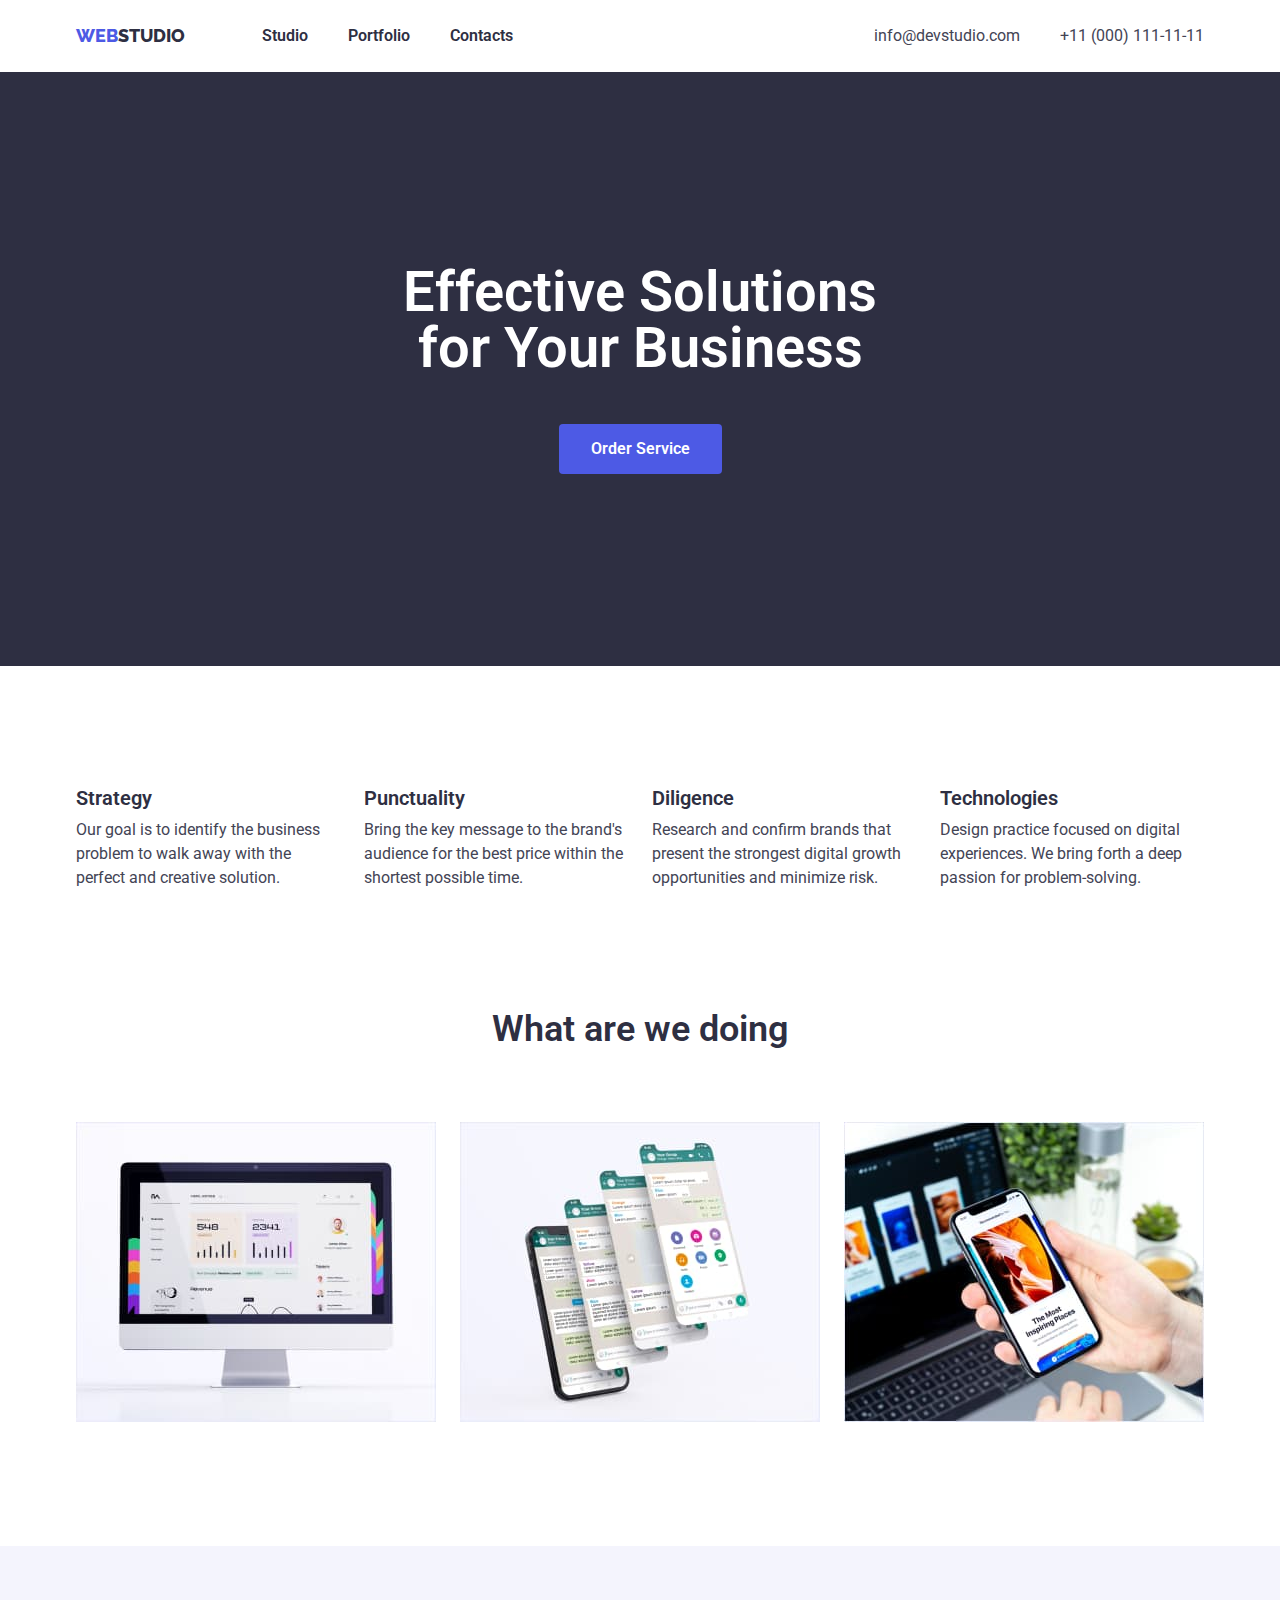
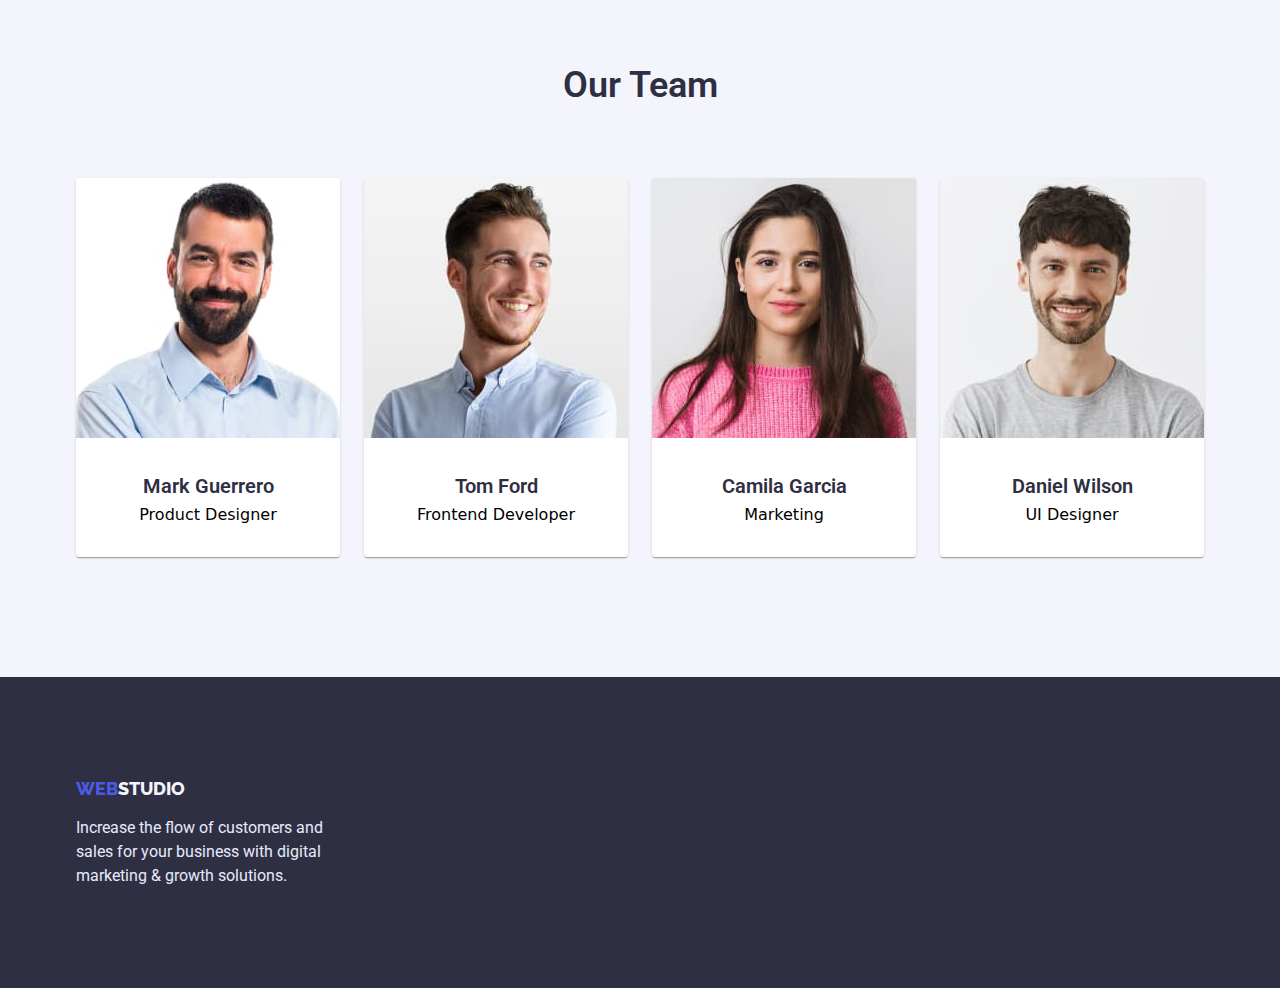
<file: index.html>
<!DOCTYPE html>
<html lang="en">
  <head>
    <meta charset="UTF-8" />
    <meta http-equiv="X-UA-Compatible" content="IE=edge" />
    <meta name="viewport" content="width=device-width, initial-scale=1.0" />
    <link rel="stylesheet" href="css/styles.css" />
    <link
      rel="stylesheet"
      href="https://cdn.jsdelivr.net/npm/modern-normalize@1.1.0/modern-normalize.min.css"
    />
    <link rel="preconnect" href="https://fonts.googleapis.com" />
    <link rel="preconnect" href="https://fonts.gstatic.com" crossorigin />
    <link
      href="https://fonts.googleapis.com/css2?family=Raleway:wght@800&family=Roboto:wght@400;700&display=swap"
      rel="stylesheet"
    />
    <title>Home work #2</title>
  </head>

  <body>
    <!-- ==================HEADER=================== -->

    <header class="top-header">
      <div class="container top-header-container">
        <p class="logo"><span class="span-logo">WEB</span>STUDIO</p>

        <nav class="navigation">
          <ul class="menu-list list">
            <li class="menu-item">
              <a href="#" class="menu-link link">Studio</a>
            </li>
            <li class="menu-item">
              <a href="portfolio.html" class="menu-link link">Portfolio</a>
            </li>
            <li class="menu-item">
              <a href="#" class="menu-link link">Contacts</a>
            </li>
          </ul>
        </nav>

        <div>
          <ul class="menu-nav list">
            <li class="list-item">
              <a href="mailto:info@devstudio.com" class="mail-link link">info@devstudio.com</a>
            </li>
            <li class="list-item">
              <a href="tel:+11(000)111-11-11" class="phone-link link">+11 (000) 111-11-11</a>
            </li>
          </ul>
        </div>
      </div>
    </header>

    <main>
      <!-- ==================HERO=================== -->

      <section class="hero">
        <div class="container hero-container">
          <h1 class="title">Effective Solutions for Your Business</h1>
          <button type="button" class="modal-btn">Order Service</button>
        </div>
      </section>

      <!-- ==================ABOUT=================== -->

      <section class="about-main">
        <div class="container">
          <h2 class="hidden-title">Title</h2>

          <ul class="about-list list">
            <li class="about-item">
              <h3 class="about-title">Strategy</h3>
              <p class="about-content">
                Our goal is to identify the business problem to walk away with the perfect and
                creative solution.
              </p>
            </li>
            <li class="about-item">
              <h3 class="about-title">Punctuality</h3>
              <p class="about-content">
                Bring the key message to the brand's audience for the best price within the shortest
                possible time.
              </p>
            </li>
            <li class="about-item">
              <h3 class="about-title">Diligence</h3>
              <p class="about-content">
                Research and confirm brands that present the strongest digital growth opportunities
                and minimize risk.
              </p>
            </li>
            <li class="about-item">
              <h3 class="about-title">Technologies</h3>
              <p class="about-content">
                Design practice focused on digital experiences. We bring forth a deep passion for
                problem-solving.
              </p>
            </li>
          </ul>
        </div>
      </section>

      <!-- ==================GALLERY-MAIN=================== -->

      <section class="gallery-main">
        <div class="container container-gallery">
          <h2 class="gallery-title">What are we doing</h2>

          <ul class="gallery-list list">
            <li class="gallery-item">
              <img
                class="gallery-img"
                src="./images/main-page-photo/computer.jpg"
                alt="computer"
                width="360"
                height="300"
              />
            </li>
            <li class="gallery-item">
              <img
                class="gallery-img"
                src="./images/main-page-photo/mobile.jpg"
                alt="mobile"
                width="360"
                height="300"
              />
            </li>
            <li class="gallery-item">
              <img
                class="gallery-img"
                src="./images/main-page-photo/computer-mobile.jpg"
                alt="computer-mobile"
                width="360"
                height="300"
              />
            </li>
          </ul>
        </div>
      </section>

      <!-- ==================GALLERY-PERSON-MAIN=================== -->

      <section class="gallery-person-main">
        <div class="container">
          <h2 class="gallery-person-title">Our Team</h2>

          <ul class="gallery-person-list list">
            <li class="gallery-person-item">
              <article class="card">
                <div class="card-img">
                  <img
                    class="gallery-person-img"
                    src="./images/main-page-photo/product-designer.jpg"
                    alt="product-designer"
                    width="272"
                    height="260"
                  />
                </div>

                <div class="card-content">
                  <h3 class="gallery-person-name">Mark Guerrero</h3>
                  <p class="about-content-text">Product Designer</p>
                </div>
              </article>
            </li>

            <li class="gallery-person-item">
              <article class="card">
                <div class="card-img">
                  <img
                    class="gallery-person-img"
                    src="./images/main-page-photo/developer.jpg"
                    alt="developer"
                    width="272"
                    height="260"
                  />
                </div>

                <div class="card-content">
                  <h3 class="gallery-person-name">Tom Ford</h3>
                  <p class="about-content-text">Frontend Developer</p>
                </div>
              </article>
            </li>

            <li class="gallery-person-item">
              <article class="card">
                <div class="card-img">
                  <img
                    class="gallery-person-img"
                    src="./images/main-page-photo/marketing.jpg"
                    alt="marketing"
                    width="272"
                    height="260"
                  />
                </div>

                <div class="card-content">
                  <h3 class="gallery-person-name">Camila Garcia</h3>
                  <p class="about-content-text">Marketing</p>
                </div>
              </article>
            </li>

            <li class="gallery-person-item">
              <article class="card">
                <div class="card-img">
                  <img
                    class="gallery-person-img"
                    src="./images/main-page-photo/designer.jpg"
                    alt="designer"
                    width="272"
                    height="260"
                  />
                </div>

                <div class="card-content">
                  <h3 class="gallery-person-name">Daniel Wilson</h3>
                  <p class="about-content-text">UI Designer</p>
                </div>
              </article>
            </li>
          </ul>
        </div>
      </section>
    </main>

    <!-- ==================FOOTER=================== -->

    <footer class="bottom-footer">
      <div class="container">
        <p class="logo-footer"><span class="span-logo">WEB</span>STUDIO</p>

        <p class="about-footer-content">
          Increase the flow of customers and sales for your business with digital marketing & growth
          solutions.
        </p>
      </div>
    </footer>
  </body>
</html>
</file>
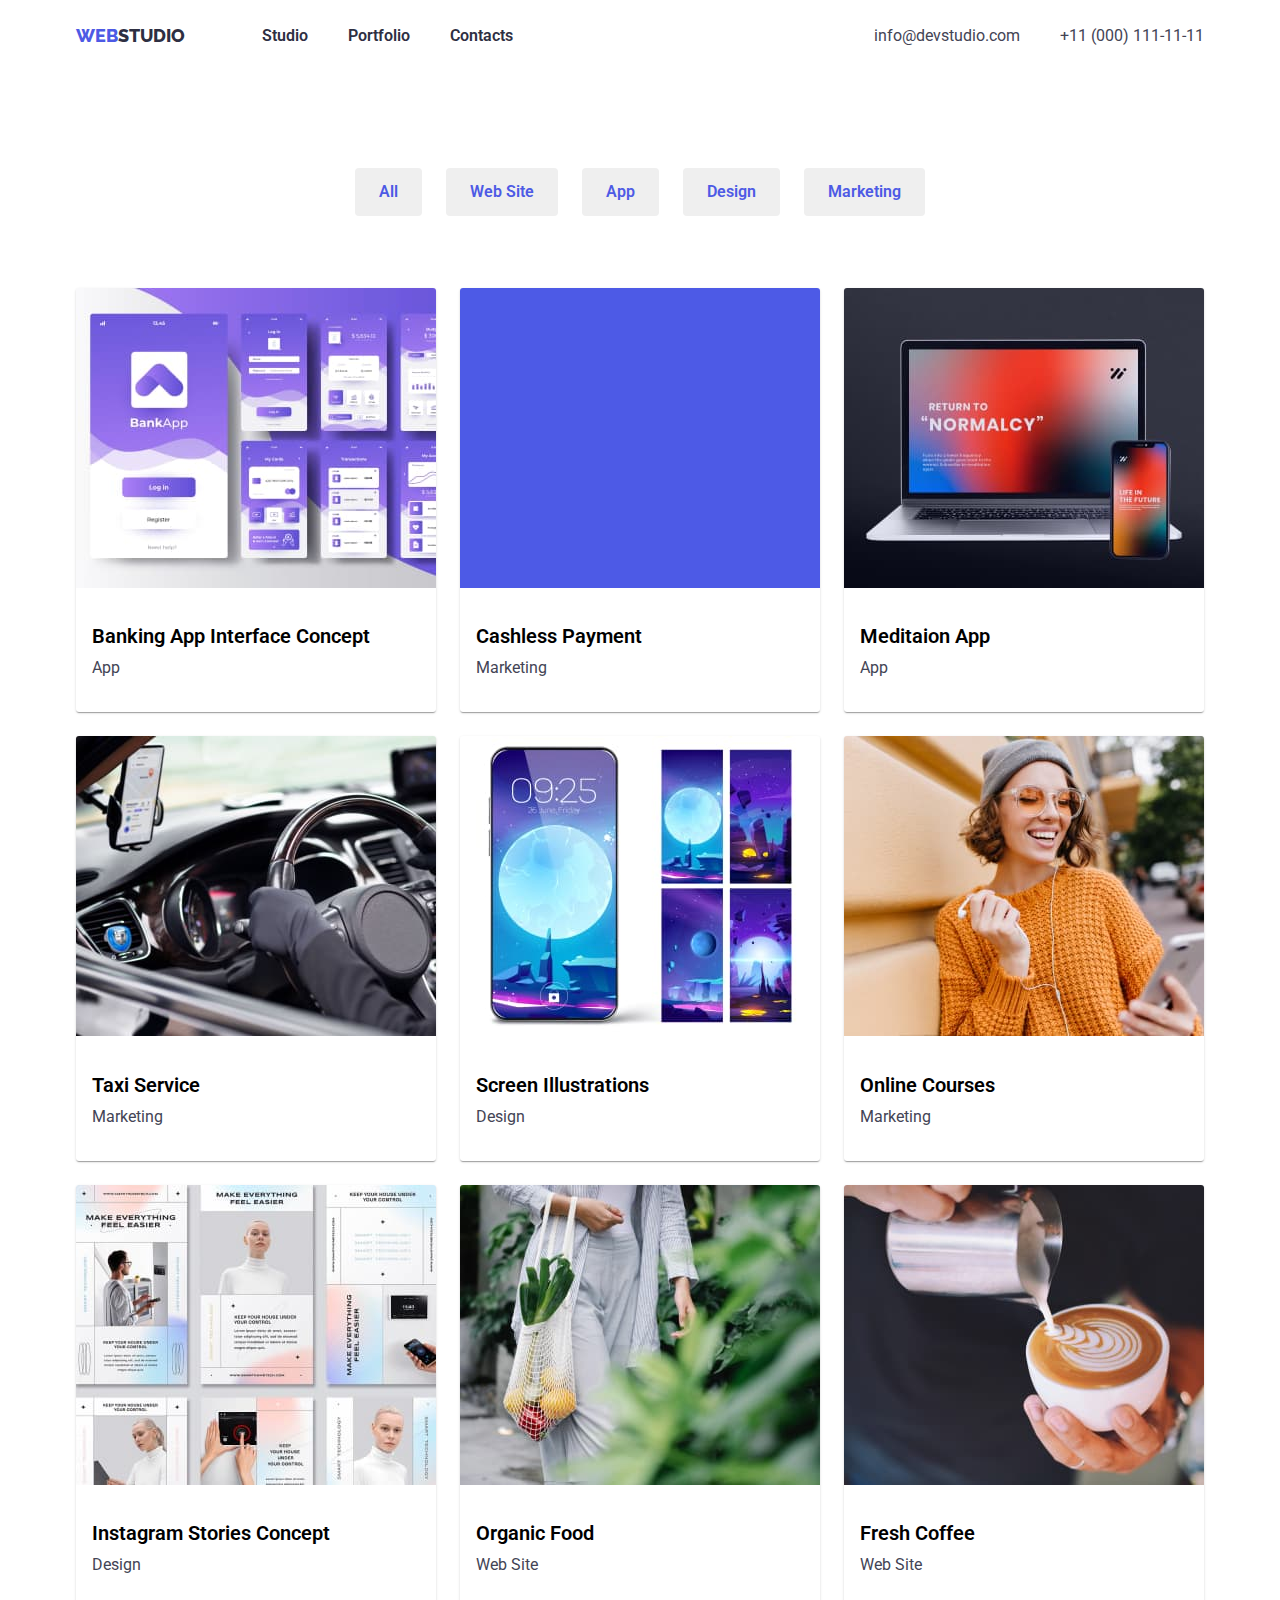
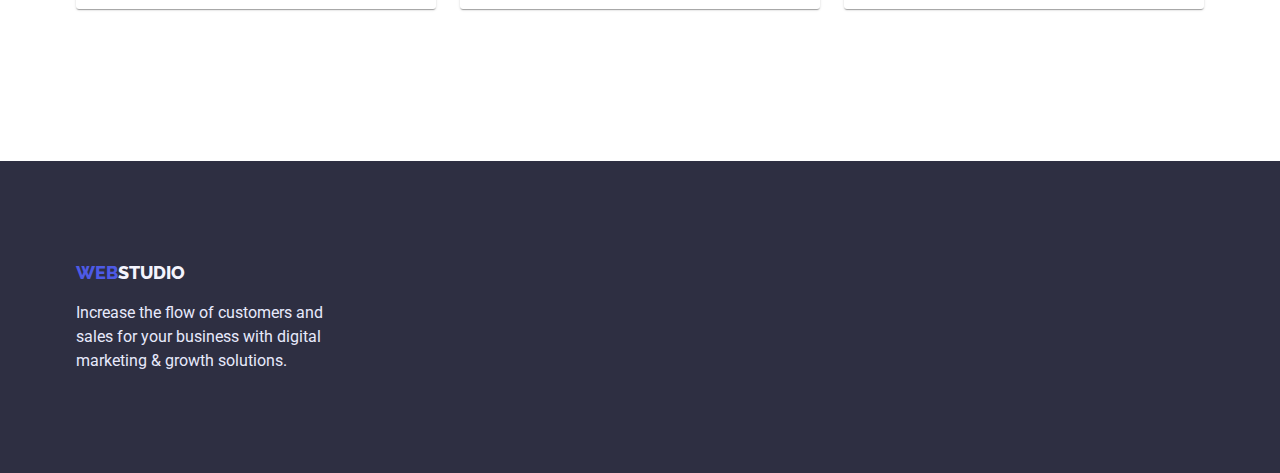
<file: portfolio.html>
<!DOCTYPE html>
<html lang="en">
  <head>
    <meta charset="UTF-8" />
    <meta http-equiv="X-UA-Compatible" content="IE=edge" />
    <meta name="viewport" content="width=device-width, initial-scale=1.0" />
    <link rel="stylesheet" href="css/portfolio.css" />
    <link rel="stylesheet" href="css/styles.css" />
    <link
      rel="stylesheet"
      href="https://cdn.jsdelivr.net/npm/modern-normalize@1.1.0/modern-normalize.min.css"
    />
    <link rel="preconnect" href="https://fonts.googleapis.com" />
    <link rel="preconnect" href="https://fonts.gstatic.com" crossorigin />
    <link
      href="https://fonts.googleapis.com/css2?family=Raleway:wght@800&family=Roboto:wght@400;700&display=swap"
      rel="stylesheet"
    />

    <title>Portfolio</title>
  </head>

  <body>
    <!-- ==================HEADER=================== -->

    <header class="top-header">
      <div class="container top-header-container">
        <p class="logo"><span class="span-logo">WEB</span>STUDIO</p>

        <nav class="navigation">
          <ul class="menu-list list">
            <li class="menu-item">
              <a href="index.html" class="menu-link link">Studio</a>
            </li>
            <li class="menu-item">
              <a href="#" class="menu-link link">Portfolio</a>
            </li>
            <li class="menu-item">
              <a href="#" class="menu-link link">Contacts</a>
            </li>
          </ul>
        </nav>

        <ul class="menu-nav list">
          <li class="list-item">
            <a href="mailto:info@devstudio.com" class="mail-link link">info@devstudio.com</a>
          </li>
          <li class="list-item">
            <a href="tel:+11(000)111-11-11" class="phone-link link">+11 (000) 111-11-11</a>
          </li>
        </ul>
      </div>
    </header>

    <main>
      <!-- ==================HERO=================== -->

      <section class="hero-portfolio">
        <div class="container">
          <h1 class="hidden-title">Menu button and photo</h1>

          <ul class="menu-list-nav list">
            <li class="menu-item-nav">
              <button class="menu-btn" type="button">All</button>
            </li>
            <li class="menu-item-nav">
              <button class="menu-btn" type="button">Web Site</button>
            </li>
            <li class="menu-item-nav">
              <button class="menu-btn" type="button">App</button>
            </li>
            <li class="menu-item-nav">
              <button class="menu-btn" type="button">Design</button>
            </li>
            <li class="menu-item-nav">
              <button class="menu-btn" type="button">Marketing</button>
            </li>
          </ul>

          <!-- ==================PORTFOLIO=================== -->

          <ul class="portfolio-list list">
            <li class="portfolio-item">
              <article class="card">
                <div class="card-img">
                  <img
                    class="portfolio-images"
                    src="./images/portfolio-photo/bank-app-program.jpg"
                    alt="bank-app-program"
                    width="372"
                    height="300"
                  />
                </div>
                <div class="card-portfolio">
                  <h2 class="portfolio-title">Banking App Interface Concept</h2>
                  <p class="portfolio-text">App</p>
                </div>
              </article>
            </li>
            <li class="portfolio-item">
              <article class="card">
                <div class="card-img">
                  <img
                    class="portfolio-images"
                    src="./images/portfolio-photo/background.jpg"
                    alt="background"
                    width="372"
                    height="300"
                  />
                </div>
                <div class="card-portfolio">
                  <h2 class="portfolio-title">Cashless Payment</h2>
                  <p class="portfolio-text">Marketing</p>
                </div>
              </article>
            </li>
            <li class="portfolio-item">
              <article class="card">
                <div class="card-img">
                  <img
                    class="portfolio-images"
                    src="./images/portfolio-photo/laptop-mobile.jpg"
                    alt="laptop-mobile"
                    width="372"
                    height="300"
                  />
                </div>
                <div class="card-portfolio">
                  <h2 class="portfolio-title">Meditaion App</h2>
                  <p class="portfolio-text">App</p>
                </div>
              </article>
            </li>

            <li class="portfolio-item">
              <article class="card">
                <div class="card-img">
                  <img
                    class="portfolio-images"
                    src="./images/portfolio-photo/car.jpg"
                    alt="car"
                    width="372"
                    height="300"
                  />
                </div>

                <div class="card-portfolio">
                  <h2 class="portfolio-title">Taxi Service</h2>
                  <p class="portfolio-text">Marketing</p>
                </div>
              </article>
            </li>
            <li class="portfolio-item">
              <article class="card">
                <div class="card-img">
                  <img
                    class="portfolio-images"
                    src="./images/portfolio-photo/mobile.jpg"
                    alt="mobile"
                    width="372"
                    height="300"
                  />
                </div>
                <div class="card-portfolio">
                  <h2 class="portfolio-title">Screen Illustrations</h2>
                  <p class="portfolio-text">Design</p>
                </div>
              </article>
            </li>
            <li class="portfolio-item">
              <article class="card">
                <div class="card-img">
                  <img
                    class="portfolio-images"
                    src="./images/portfolio-photo/smail.jpg"
                    alt="smail"
                    width="372"
                    height="300"
                  />
                </div>

                <div class="card-portfolio">
                  <h2 class="portfolio-title">Online Courses</h2>
                  <p class="portfolio-text">Marketing</p>
                </div>
              </article>
            </li>

            <li class="portfolio-item">
              <article class="card">
                <div class="card-img">
                  <img
                    class="portfolio-images"
                    src="./images/portfolio-photo/instagram-stories.jpg"
                    alt="instagram-stories"
                    width="372"
                    height="300"
                  />
                </div>

                <div class="card-portfolio">
                  <h2 class="portfolio-title">Instagram Stories Concept</h2>
                  <p class="portfolio-text">Design</p>
                </div>
              </article>
            </li>

            <li class="portfolio-item">
              <article class="card">
                <div class="card-img">
                  <img
                    class="portfolio-images"
                    src="./images/portfolio-photo/food.jpg"
                    alt="food"
                    width="372"
                    height="300"
                  />
                </div>

                <div class="card-portfolio">
                  <h2 class="portfolio-title">Organic Food</h2>
                  <p class="portfolio-text">Web Site</p>
                </div>
              </article>
            </li>

            <li class="portfolio-item">
              <article class="card">
                <div class="card-img">
                  <img
                    class="portfolio-images"
                    src="./images/portfolio-photo/coffee.jpg"
                    alt="coffee"
                    width="372"
                    height="300"
                  />
                </div>

                <div class="card-portfolio">
                  <h2 class="portfolio-title">Fresh Coffee</h2>
                  <p class="portfolio-text">Web Site</p>
                </div>
              </article>
            </li>
          </ul>
        </div>
      </section>
    </main>

    <!-- ==================FOOTER=================== -->

    <footer class="bottom-footer">
      <div class="container">
        <p class="logo-footer"><span class="span-logo">WEB</span>STUDIO</p>

        <p class="about-footer-content">
          Increase the flow of customers and sales for your business with digital marketing & growth
          solutions.
        </p>
      </div>
    </footer>
  </body>
</html>
</file>
<file: css/styles.css>
:root {
  --photo-text-gap: 24px;
  --font-roboto: 'Roboto', sans-serif;
  --card-shadow: 0px 2px 1px -1px rgb(0, 0, 0, 0.2), 0px 1px 1px 0px rgb(0, 0, 0, 0.14),
    0px 1px 3px 0px rgb(0, 0, 0, 0.12);
  --color-black-bold: #2e2f42;
}

/* body {
  font-family: 'Roboto', sans-serif;
} */

h1,
h2,
h3,
h4,
p {
  margin-top: 0;
  margin-bottom: 0;
}

ul,
ol {
  margin-top: 0;
  margin-bottom: 0;
  padding-left: 0;
}

img {
  max-width: 100%;
  height: auto;
}

.list {
  list-style: none;
}

.link {
  text-decoration: none;
}

.container {
  width: 1158px;
  margin-left: auto;
  margin-right: auto;
  padding-left: 15px;
  padding-right: 15px;
}

/* ==================<HEADER>=================== */
.top-header {
  padding-top: 24px;
  padding-bottom: 24px;
}
.top-header-container {
  display: flex;
  align-items: center;
  justify-content: space-between;
}

.navigation {
  margin-right: auto;
}

.menu-list {
  display: flex;
  align-items: center;
}

.menu-item:not(:last-child) {
  margin-right: 40px;
}

.menu-nav {
  display: flex;
  align-items: center;
}

.mail-link {
  margin-right: 40px;
}

.logo {
  font-family: 'Raleway', sans-serif;
  font-size: 18px;
  font-weight: 800;
  line-height: 1.3;
  color: var(--color-black-bold);
  text-transform: uppercase;
  margin-right: 77px;
}

.span-logo {
  color: #4d5ae5;
}

.menu-link {
  font-family: var(--font-roboto);
  font-weight: 600;
  font-size: 16px;
  color: var(--color-black-bold);
  line-height: 1.5;
}

.mail-link {
  font-family: var(--font-roboto);
  font-size: 16px;
  font-weight: 400;
  color: #434455;
  line-height: 1.5;
}

.phone-link {
  font-family: var(--font-roboto);
  font-size: 16px;
  font-weight: 400;
  color: #434455;
  line-height: 1.5;
}

.menu-link:hover,
.menu-link:focus {
  color: #404BBF;
  width: 67px;
  height: 4px;
  border-bottom: 2.5px solid #404BBF;
}

.mail-link:hover,
.mail-link:focus {
  color: #404BBF;
  border-bottom: 2.5px solid #404BBF;
}

.phone-link:hover,
.phone-link:focus {
  color: #404BBF;
  border-bottom: 2.5px solid #404BBF;
}

/* ==================</HEADER>=================== */

/* =====================<HERO>====================== */
.hero {
  background-color: var(--color-black-bold);
  padding-top: 192px;
  padding-bottom: 192px;
}

.hero-container {
  display: flex;
  align-items: center;
  flex-direction: column;
}

.title {
  font-family: var(--font-roboto);
  font-size: 56px;
  font-weight: 600;
  color: #fff;
  line-height: 1;
  background-color: var(--color-black-bold);
  margin-bottom: 48px;
  width: 492px;
  text-align: center;
}

.modal-btn {
  font-family: var(--font-roboto);
  font-weight: 600;
  font-size: 16px;
  color: #fff;
  background-color: #4d5ae5;
  cursor: pointer;
  border: none;
  border-radius: 4px;
  padding: 16px 32px 16px 32px;
}

.modal-btn:hover,
.modal-btn:focus {
  background-color: #404BBF;
  box-shadow: rgba(0, 0, 0, 0.15);
}

/* =====================</HERO>====================== */

/* =====================<ABOUT>====================== */
.hidden-title {
  position: absolute;
  width: 1px;
  height: 1px;
  margin: -1px;
  border: 0;
  padding: 0;
  white-space: nowrap;
  clip-path: inset(100%);
  clip: rect(0 0 0 0);
  overflow: hidden;
}

.about-main {
  padding-top: 120px;
}

.about-list {
  display: flex;
  flex-wrap: wrap;
  margin-left: calc(-1 * var(--photo-text-gap));
  margin-top: calc(-1 * var(--photo-text-gap));
}

.about-item {
  margin-top: var(--photo-text-gap);
  margin-left: var(--photo-text-gap);
  flex-basis: calc(100% / 4 - var(--photo-text-gap));
}

/* .about-item:not(:last-child) {
  margin-right: 24px;
} */

.about-title {
  font-family: var(--font-roboto);
  font-weight: 600;
  font-size: 20px;
  line-height: 1.2;
  color: var(--color-black-bold);
  margin-bottom: 8px;
}

.about-content {
  font-family: var(--font-roboto);
  font-weight: 400;
  font-size: 16px;
  line-height: 1.5;
  color: #434455;
}

/* =====================</ABOUT>====================== */

/* =====================<GALLERY-MAIN>====================== */
.gallery-main {
  padding-top: 120px;
  padding-bottom: 120px;
}

.container-gallery {
  display: flex;
  flex-direction: column;
}

.gallery-title {
  display: flex;
  justify-content: center;
  margin-bottom: 72px;
}

.gallery-list {
  display: flex;
  flex-wrap: wrap;
  margin-top: calc(-1 * var(--photo-text-gap));
  margin-left: calc(-1 * var(--photo-text-gap));
}

.gallery-item {
  margin-top: var(--photo-text-gap);
  margin-left: var(--photo-text-gap);
  flex-basis: calc(100% / 3 - var(--photo-text-gap));
}

.gallery-title {
  font-family: var(--font-roboto);
  font-weight: 600;
  font-size: 36px;
  line-height: 1.1;
  color: var(--color-black-bold);
}

/* =====================</GALLERY-MAIN>====================== */

/* =====================<GALLERY-MAIN-PERSON>====================== */
.gallery-person-main {
  padding-top: 120px;
  padding-bottom: 120px;
  background-color: #f4f4fd;
}

.gallery-person-title {
  display: flex;
  justify-content: center;
  margin-bottom: 72px;
}

.gallery-person-list {
  display: flex;
  flex-wrap: wrap;
  margin-top: calc(-1 * var(--photo-text-gap));
  margin-left: calc(-1 * var(--photo-text-gap));
}

.gallery-person-item {
  margin-top: var(--photo-text-gap);
  margin-left: var(--photo-text-gap);
  flex-basis: calc(100% / 4 - var(--photo-text-gap));
}

.card {
  box-shadow: var(--card-shadow);
  background-color: #fff;
  border-radius: 3px;
  overflow: hidden;
}

.card-content {
  text-align: center;
}

.gallery-person-img {
  padding-bottom: 32px;
}

.gallery-person-name {
  margin-bottom: 8px;
}

.about-content-text {
  padding-bottom: 32px;
}

.gallery-person-title {
  font-family: var(--font-roboto);
  font-weight: 600;
  font-size: 36px;
  line-height: 1.1;
  color: var(--color-black-bold);
}

.gallery-person-name {
  font-family: var(--font-roboto);
  font-weight: 600;
  font-size: 20px;
  line-height: 1.2;
  color: var(--color-black-bold);
}

/* =====================</GALLERY-MAIN-PERSON>====================== */

/* =====================<BOTTOM-FOOTER>====================== */

.bottom-footer {
  padding-top: 100px;
  padding-bottom: 100px;
  background-color: var(--color-black-bold);
}

.logo-footer {
  font-family: 'Raleway', sans-serif;
  font-size: 18px;
  font-weight: 800;
  line-height: 1.3;
  color: #f4f4fd;
  text-transform: uppercase;
  margin-bottom: 16px;
}

.about-footer-content {
  font-family: var(--font-roboto);
  font-weight: 400;
  font-size: 16px;
  line-height: 1.5;
  color: #e7e9fc;
  width: 264px;
}

/* =====================</BOTTOM-FOOTER>====================== */
</file>
<file: css/portfolio.css>
/* ==================<HERO>=================== */

.hero-portfolio {
  padding-top: 96px;
  padding-bottom: 152px;
}

.menu-list-nav {
  display: flex;
  justify-content: center;
  margin-bottom: 72px;
}

.menu-item-nav:not(:last-child) {
  margin-right: 24px;
}

.menu-btn {
  font-family: var(--font-roboto);
  font-weight: 600;
  font-size: 16px;
  line-height: 1.5;
  color: #4d5ae5;
  cursor: pointer;
  padding: 12px 24px 12px 24px;
  border-radius: 4px;
  border: none;
}

.menu-btn:hover,
.menu-btn:focus {
  background-color: #4d5ae5;
  color: #fff;
}

/* ==================</HERO>=================== */

/* ==================<PORTFOLIO>=================== */

.portfolio-list {
  display: flex;
  flex-wrap: wrap;
  margin-top: calc(-1 * var(--photo-text-gap));
  margin-left: calc(-1 * var(--photo-text-gap));
}

.portfolio-item {
  margin-left: var(--photo-text-gap);
  margin-top: var(--photo-text-gap);
  flex-basis: calc(100% / 3 - var(--photo-text-gap));
}

.card-portfolio {
  padding-left: 16px;
}

.portfolio-images {
  padding-bottom: 32px;
}

.portfolio-text {
  padding-bottom: 32px;
}

.portfolio-title {
  font-family: var(--font-roboto);
  font-weight: 600;
  font-size: 20px;
  line-height: 1.2;
  color: var(--color-black-bold) 2;
  margin-bottom: 8px;
}

.portfolio-text {
  font-family: var(--font-roboto);
  font-weight: 400;
  font-size: 16px;
  line-height: 1.5;
  color: #434455;
  
}

/* ==================</PORTFOLIO>=================== */

/* ==================<FOOTER>=================== */

/* ==================</FOOTER>=================== */
</file>
